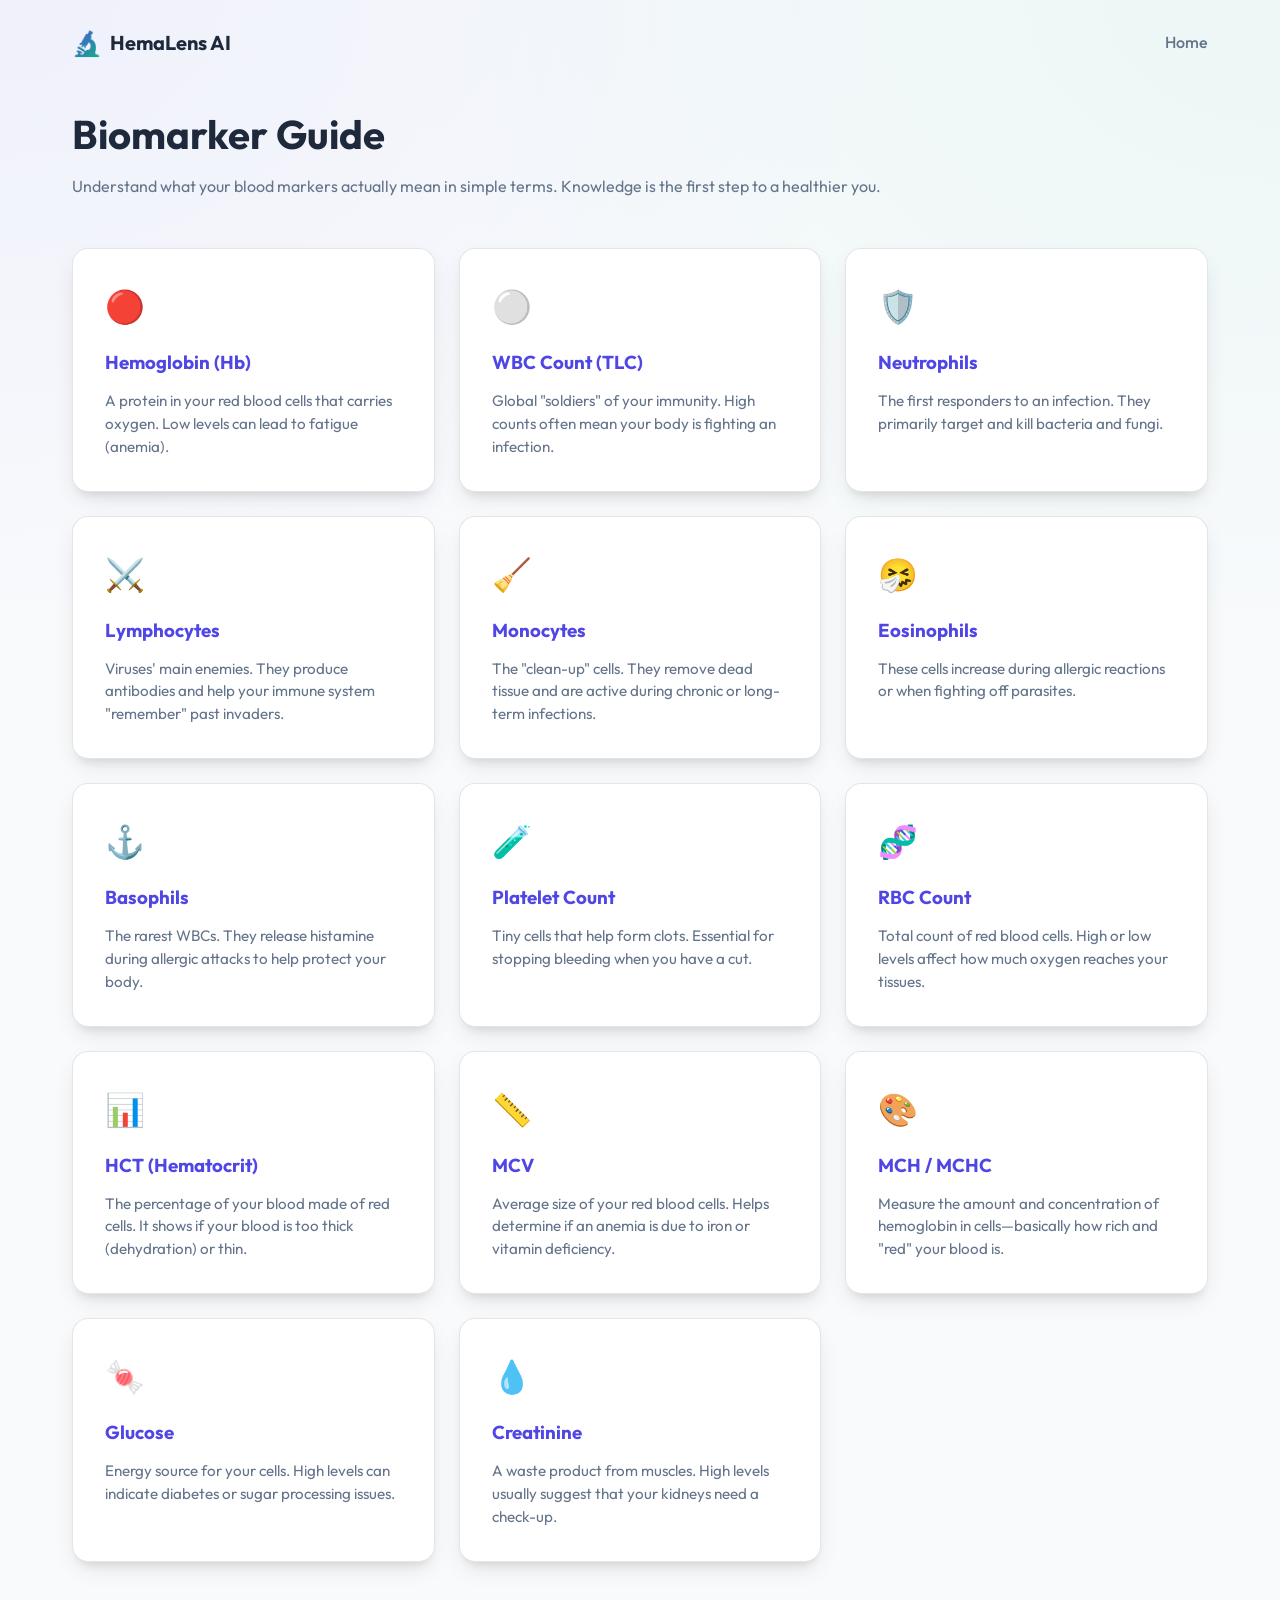
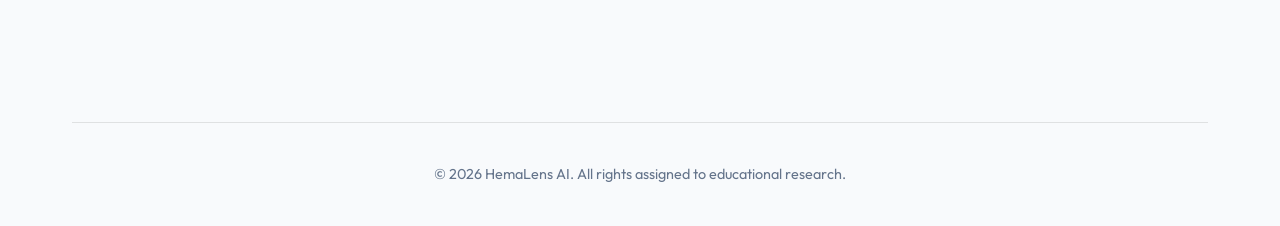
<file: public/guide.html>
<!DOCTYPE html>
<html lang="en">

<head>
    <meta charset="UTF-8">
    <meta name="viewport" content="width=device-width, initial-scale=1.0">
    <title>Biomarker Guide - HemaLens AI</title>
    <link rel="preconnect" href="https://fonts.googleapis.com">
    <link rel="preconnect" href="https://fonts.gstatic.com" crossorigin>
    <link href="https://fonts.googleapis.com/css2?family=Outfit:wght@300;400;500;600;700&display=swap" rel="stylesheet">
    <link rel="stylesheet" href="style.css">
</head>

<body>
    <div class="app-container">
        <header>
            <nav>
                <div class="logo">
                    <span class="logo-icon">🔬</span>
                    <span class="logo-text">HemaLens AI</span>
                </div>
                <div class="nav-links">
                    <a href="index.html">Home</a>
                </div>
            </nav>
        </header>

        <main>
            <section class="guide-section" id="guide">
                <div class="section-header">
                    <h2>Biomarker Guide</h2>
                    <p>Understand what your blood markers actually mean in simple terms. Knowledge is the first step to
                        a healthier you.</p>
                </div>
                <div class="guide-grid">
                    <div class="guide-card">
                        <div class="guide-icon">🔴</div>
                        <h3>Hemoglobin (Hb)</h3>
                        <p>A protein in your red blood cells that carries oxygen. Low levels can lead to fatigue
                            (anemia).</p>
                    </div>
                    <div class="guide-card">
                        <div class="guide-icon">⚪</div>
                        <h3>WBC Count (TLC)</h3>
                        <p>Global "soldiers" of your immunity. High counts often mean your body is fighting an
                            infection.</p>
                    </div>
                    <div class="guide-card">
                        <div class="guide-icon">🛡️</div>
                        <h3>Neutrophils</h3>
                        <p>The first responders to an infection. They primarily target and kill bacteria and fungi.</p>
                    </div>
                    <div class="guide-card">
                        <div class="guide-icon">⚔️</div>
                        <h3>Lymphocytes</h3>
                        <p>Viruses' main enemies. They produce antibodies and help your immune system "remember" past
                            invaders.</p>
                    </div>
                    <div class="guide-card">
                        <div class="guide-icon">🧹</div>
                        <h3>Monocytes</h3>
                        <p>The "clean-up" cells. They remove dead tissue and are active during chronic or long-term
                            infections.</p>
                    </div>
                    <div class="guide-card">
                        <div class="guide-icon">🤧</div>
                        <h3>Eosinophils</h3>
                        <p>These cells increase during allergic reactions or when fighting off parasites.</p>
                    </div>
                    <div class="guide-card">
                        <div class="guide-icon">⚓</div>
                        <h3>Basophils</h3>
                        <p>The rarest WBCs. They release histamine during allergic attacks to help protect your body.
                        </p>
                    </div>
                    <div class="guide-card">
                        <div class="guide-icon">🧪</div>
                        <h3>Platelet Count</h3>
                        <p>Tiny cells that help form clots. Essential for stopping bleeding when you have a cut.</p>
                    </div>
                    <div class="guide-card">
                        <div class="guide-icon">🧬</div>
                        <h3>RBC Count</h3>
                        <p>Total count of red blood cells. High or low levels affect how much oxygen reaches your
                            tissues.</p>
                    </div>
                    <div class="guide-card">
                        <div class="guide-icon">📊</div>
                        <h3>HCT (Hematocrit)</h3>
                        <p>The percentage of your blood made of red cells. It shows if your blood is too thick
                            (dehydration) or thin.</p>
                    </div>
                    <div class="guide-card">
                        <div class="guide-icon">📏</div>
                        <h3>MCV</h3>
                        <p>Average size of your red blood cells. Helps determine if an anemia is due to iron or vitamin
                            deficiency.</p>
                    </div>
                    <div class="guide-card">
                        <div class="guide-icon">🎨</div>
                        <h3>MCH / MCHC</h3>
                        <p>Measure the amount and concentration of hemoglobin in cells—basically how rich and "red" your
                            blood is.</p>
                    </div>
                    <div class="guide-card">
                        <div class="guide-icon">🍬</div>
                        <h3>Glucose</h3>
                        <p>Energy source for your cells. High levels can indicate diabetes or sugar processing issues.
                        </p>
                    </div>
                    <div class="guide-card">
                        <div class="guide-icon">💧</div>
                        <h3>Creatinine</h3>
                        <p>A waste product from muscles. High levels usually suggest that your kidneys need a check-up.
                        </p>
                    </div>
                </div>
            </section>
        </main>

        <footer>
            <p>&copy; 2026 HemaLens AI. All rights assigned to educational research.</p>
        </footer>

        <!-- Scroll to Top Button with Progress Circle -->
        <div id="scrollTopBtn" class="scroll-top-btn" title="Go to top">
            <svg class="progress-circle" width="100%" height="100%" viewBox="0 0 100 100">
                <circle class="progress-bg" cx="50" cy="50" r="45"></circle>
                <circle class="progress-bar" cx="50" cy="50" r="45"></circle>
            </svg>
            <span class="arrow-up">↑</span>
        </div>
    </div>
    <script src="script.js"></script>
</body>

</html>
</file>
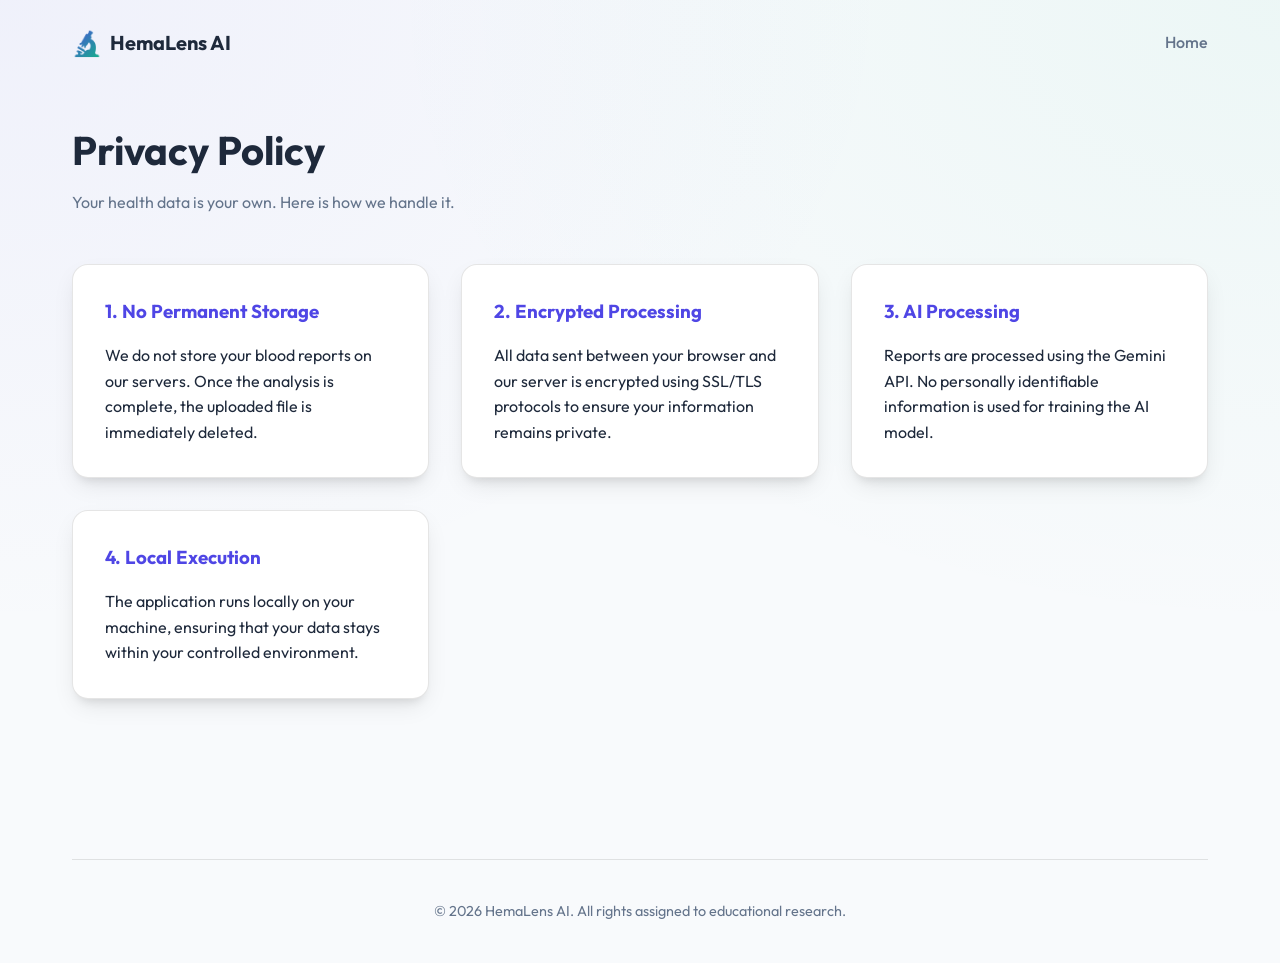
<file: public/privacy.html>
<!DOCTYPE html>
<html lang="en">

<head>
    <meta charset="UTF-8">
    <meta name="viewport" content="width=device-width, initial-scale=1.0">
    <title>Privacy Policy - HemaLens AI</title>
    <link rel="preconnect" href="https://fonts.googleapis.com">
    <link rel="preconnect" href="https://fonts.gstatic.com" crossorigin>
    <link href="https://fonts.googleapis.com/css2?family=Outfit:wght@300;400;500;600;700&display=swap" rel="stylesheet">
    <link rel="stylesheet" href="style.css">
</head>

<body>
    <div class="app-container">
        <header>
            <nav>
                <div class="logo">
                    <span class="logo-icon">🔬</span>
                    <span class="logo-text">HemaLens AI</span>
                </div>
                <div class="nav-links">
                    <a href="index.html">Home</a>
                </div>
            </nav>
        </header>

        <main>
            <section class="privacy-section">
                <div class="section-header">
                    <h2>Privacy Policy</h2>
                    <p>Your health data is your own. Here is how we handle it.</p>
                </div>
                <div class="privacy-content">
                    <div class="privacy-card">
                        <h3>1. No Permanent Storage</h3>
                        <p>We do not store your blood reports on our servers. Once the analysis is complete, the
                            uploaded file is immediately deleted.</p>
                    </div>
                    <div class="privacy-card">
                        <h3>2. Encrypted Processing</h3>
                        <p>All data sent between your browser and our server is encrypted using SSL/TLS protocols to
                            ensure your information remains private.</p>
                    </div>
                    <div class="privacy-card">
                        <h3>3. AI Processing</h3>
                        <p>Reports are processed using the Gemini API. No personally identifiable information is used
                            for training the AI model.</p>
                    </div>
                    <div class="privacy-card">
                        <h3>4. Local Execution</h3>
                        <p>The application runs locally on your machine, ensuring that your data stays within your
                            controlled environment.</p>
                    </div>
                </div>
            </section>
        </main>

        <footer>
            <p>&copy; 2026 HemaLens AI. All rights assigned to educational research.</p>
        </footer>

        <!-- Scroll to Top Button with Progress Circle -->
        <div id="scrollTopBtn" class="scroll-top-btn" title="Go to top">
            <svg class="progress-circle" width="100%" height="100%" viewBox="0 0 100 100">
                <circle class="progress-bg" cx="50" cy="50" r="45"></circle>
                <circle class="progress-bar" cx="50" cy="50" r="45"></circle>
            </svg>
            <span class="arrow-up">↑</span>
        </div>
    </div>
    <script src="script.js"></script>
</body>

</html>
</file>
<file: public/style.css>
:root {
    --primary: #4F46E5;
    --primary-light: #818CF8;
    --secondary: #10B981;
    --warning: #F59E0B;
    --danger: #EF4444;
    --bg-dark: #0F172A;
    --bg-light: #F8FAFC;
    --card-bg: rgba(255, 255, 255, 0.05);
    --glass-bg: rgba(255, 255, 255, 0.7);
    --text-main: #1E293B;
    --text-muted: #64748B;
    --border-color: rgba(0, 0, 0, 0.1);
    --radius: 16px;
    --shadow: 0 10px 25px -5px rgba(0, 0, 0, 0.1), 0 8px 10px -6px rgba(0, 0, 0, 0.1);
}

* {
    margin: 0;
    padding: 0;
    box-sizing: border-box;
}

body {
    font-family: 'Outfit', sans-serif;
    background-color: var(--bg-light);
    color: var(--text-main);
    line-height: 1.6;
    overflow-x: hidden;
    background-image:
        radial-gradient(at 0% 0%, rgba(79, 70, 229, 0.05) 0px, transparent 50%),
        radial-gradient(at 100% 0%, rgba(16, 185, 129, 0.05) 0px, transparent 50%);
    background-attachment: fixed;
    background-repeat: no-repeat;
    background-size: cover;
}

.app-container {
    max-width: 1200px;
    margin: 0 auto;
    padding: 0 2rem;
    min-height: 100vh;
    display: flex;
    flex-direction: column;
}

main {
    flex: 1;
}

footer {
    padding: 2.5rem 0;
    text-align: center;
    color: var(--text-muted);
    font-size: 0.9rem;
    border-top: 1px solid var(--border-color);
    margin-top: 4rem;
}

header {
    padding: 1.5rem 0;
}

nav {
    display: flex;
    justify-content: space-between;
    align-items: center;
}

.logo {
    display: flex;
    align-items: center;
    gap: 0.5rem;
}

.logo-icon {
    font-size: 1.5rem;
    background: linear-gradient(135deg, var(--primary), var(--secondary));
    -webkit-background-clip: text;
    background-clip: text;
    -webkit-text-fill-color: transparent;
}

.logo-text {
    font-weight: 700;
    font-size: 1.25rem;
    color: var(--text-main);
}

.nav-links {
    display: flex;
    gap: 2rem;
}

.nav-links a {
    text-decoration: none;
    color: var(--text-muted);
    font-weight: 500;
    transition: color 0.3s;
}

.nav-links a.active,
.nav-links a:hover {
    color: var(--primary);
}

.btn-text {
    background: transparent;
    border: none;
    color: var(--danger);
    font-weight: 600;
    cursor: pointer;
    font-size: 0.95rem;
}





/* Hero Section */
.hero {
    display: grid;
    grid-template-columns: 1.2fr 0.8fr;
    gap: 4rem;
    padding: 2rem 0;
    align-items: center;
}

.hero-content h1 {
    font-size: 3.5rem;
    line-height: 1.1;
    font-weight: 700;
    margin-bottom: 1.5rem;
}

.highlight {
    background: linear-gradient(90deg, var(--primary), var(--primary-light));
    -webkit-background-clip: text;
    background-clip: text;
    -webkit-text-fill-color: transparent;
}

.hero-content p {
    font-size: 1.2rem;
    color: var(--text-muted);
    margin-bottom: 3rem;
    max-width: 600px;
}

/* Upload Zone */
.upload-container {
    background: white;
    padding: 2rem;
    border-radius: var(--radius);
    box-shadow: var(--shadow);
    border: 2px dashed var(--border-color);
    transition: all 0.3s ease;
}

.upload-container.drag-over {
    border-color: var(--primary);
    background: rgba(79, 70, 229, 0.03);
    transform: scale(1.02);
}

.upload-box {
    text-align: center;
}

.upload-icon {
    font-size: 3rem;
    margin-bottom: 1rem;
}

.upload-box h3 {
    margin-bottom: 0.5rem;
}

.upload-box p {
    font-size: 0.9rem;
    margin-bottom: 2rem;
}

/* Buttons */
.btn {
    display: inline-flex;
    align-items: center;
    justify-content: center;
    gap: 0.8rem;
    padding: 0.8rem 2rem;
    border-radius: 99px;
    font-weight: 600;
    cursor: pointer;
    border: none;
    transition: all 0.3s cubic-bezier(0.4, 0, 0.2, 1);
    font-size: 1rem;
}

.btn-primary {
    background: var(--primary);
    color: white;
}

.btn-primary:hover {
    background: var(--primary-light);
    transform: translateY(-2px);
    box-shadow: 0 10px 20px rgba(79, 70, 229, 0.3);
}

.btn:active {
    transform: translateY(0);
}

@keyframes fadeInUp {
    from {
        opacity: 0;
        transform: translateY(40px);
    }

    to {
        opacity: 1;
        transform: translateY(0);
    }
}

@keyframes zoomIn {
    from {
        opacity: 0;
        transform: scale(0.95);
    }

    to {
        opacity: 1;
        transform: scale(1);
    }
}

/* Hero Visuals */
.hero-visual {
    position: relative;
    height: 400px;
    display: flex;
    justify-content: center;
    align-items: center;
}

.blob-bg {
    position: absolute;
    width: 350px;
    height: 350px;
    background: linear-gradient(135deg, rgba(79, 70, 229, 0.2), rgba(16, 185, 129, 0.1));
    border-radius: 50%;
    filter: blur(40px);
    z-index: -1;
    animation: pulse 8s infinite alternate;
}

@keyframes pulse {
    0% {
        transform: scale(1);
        border-radius: 50% 50% 50% 50%;
    }

    50% {
        transform: scale(1.1);
        border-radius: 30% 70% 70% 30%;
    }

    100% {
        transform: scale(1);
        border-radius: 50% 50% 50% 50%;
    }
}

.floating-card {
    position: absolute;
    background: rgba(255, 255, 255, 0.8);
    backdrop-filter: blur(10px);
    padding: 1.5rem;
    border-radius: var(--radius);
    box-shadow: var(--shadow);
    display: flex;
    align-items: center;
    gap: 1rem;
    min-width: 240px;
    border: 1px solid rgba(255, 255, 255, 0.3);
}

.c1 {
    top: 10%;
    right: 5%;
    animation: float 6s infinite ease-in-out;
}

.c2 {
    bottom: 20%;
    left: 0%;
    animation: float 6s infinite ease-in-out 3s;
}

@keyframes float {

    0%,
    100% {
        transform: translateY(0);
    }

    50% {
        transform: translateY(-20px);
    }
}

.card-icon {
    font-size: 1.5rem;
    width: 45px;
    height: 45px;
    background: white;
    border-radius: 12px;
    display: flex;
    align-items: center;
    justify-content: center;
    box-shadow: 0 4px 6px rgba(0, 0, 0, 0.05);
}

.card-info {
    display: flex;
    flex-direction: column;
}

.card-info .label {
    font-size: 0.8rem;
    font-weight: 500;
    color: var(--text-muted);
}

.card-info .value {
    font-size: 1.1rem;
    font-weight: 700;
}

.card-info .status {
    font-size: 0.75rem;
    font-weight: 600;
    padding: 0.1rem 0.5rem;
    border-radius: 4px;
    width: fit-content;
    margin-top: 0.2rem;
}

.status.healthy {
    background: rgba(16, 185, 129, 0.1);
    color: var(--secondary);
}

.status.warning {
    background: rgba(245, 158, 11, 0.1);
    color: var(--warning);
}

/* Results Section */
.results-section {
    padding: 6rem 0;
}

.hidden {
    display: none !important;
}

.results-header {
    display: flex;
    flex-wrap: wrap;
    justify-content: space-between;
    align-items: flex-start;
    gap: 1.5rem;
    margin-bottom: 2rem;
}

.results-header h2 {
    font-size: 2.5rem;
    margin-bottom: 0;
}

.patient-brief {
    display: flex;
    flex-wrap: wrap;
    gap: 1.5rem;
    color: var(--text-muted);
    font-size: 0.9rem;
    align-items: center;
}

.high {
    color: var(--secondary);
    font-weight: 700;
}

/* Risk Alert */
.risk-alert {
    background: #FEF2F2;
    border: 2px solid #F87171;
    padding: 1.5rem;
    border-radius: var(--radius);
    margin-bottom: 2rem;
    display: flex;
    gap: 1.5rem;
    align-items: center;
    animation: shake 0.5s ease-in-out;
}

@keyframes shake {

    0%,
    100% {
        transform: translateX(0);
    }

    10%,
    30%,
    50%,
    70%,
    90% {
        transform: translateX(-5px);
    }

    20%,
    40%,
    60%,
    80% {
        transform: translateX(5px);
    }
}

.alert-icon {
    font-size: 2rem;
}

.alert-content h3 {
    color: var(--danger);
    margin-bottom: 0.2rem;
}

/* Bento Grid */
.bento-grid {
    display: grid;
    grid-template-columns: repeat(3, 1fr);
    grid-template-rows: auto auto;
    gap: 1.5rem;
}

.bento-item {
    background: white;
    padding: 2rem;
    border-radius: var(--radius);
    box-shadow: var(--shadow);
    border: 1px solid var(--border-color);
    opacity: 0;
    transform: translateY(20px);
    transition: opacity 0.5s ease, transform 0.5s ease;
}

.results-section.visible .bento-item {
    opacity: 1;
    transform: translateY(0);
}

/* Staggered Delay for Bento Items */
.results-section.visible .bento-item:nth-child(1) {
    transition-delay: 0.1s;
}

.results-section.visible .bento-item:nth-child(2) {
    transition-delay: 0.2s;
}

.results-section.visible .bento-item:nth-child(3) {
    transition-delay: 0.3s;
}

.results-section.visible .bento-item:nth-child(4) {
    transition-delay: 0.4s;
}

.results-section.visible .bento-item:nth-child(5) {
    transition-delay: 0.5s;
}

.report-table {
    grid-column: span 3;
}

.docs-note {
    grid-column: span 1;
}

.hindi-summary {
    grid-column: span 1;
}

.actionable-steps {
    grid-column: span 1;
}

.bento-item h3 {
    margin-bottom: 1.5rem;
    font-size: 1.25rem;
    border-bottom: 2px solid var(--bg-light);
    padding-bottom: 0.5rem;
}

/* Table styling */
.table-container {
    overflow-x: auto;
    padding-top: 50px;
    margin-top: -50px;
}

table {
    width: 100%;
    border-collapse: collapse;
}

th,
td {
    padding: 1rem 0.75rem;
    text-align: left;
    border-bottom: 1px solid var(--bg-light);
}

th {
    font-weight: 600;
    color: var(--text-muted);
}

td {
    font-weight: 500;
}

@media (max-width: 600px) {

    th,
    td {
        padding: 0.75rem 0.4rem;
        font-size: 0.8rem;
    }

    .scale-container {
        width: 60px !important;
    }

    .results-header h2 {
        font-size: 1.8rem;
    }

    .header-main {
        flex-direction: column;
        align-items: flex-start;
        gap: 0.5rem;
    }
}

/* Action Steps */
.actionable-steps ul {
    list-style: none;
}

.actionable-steps li {
    padding-left: 1.5rem;
    position: relative;
    margin-bottom: 1rem;
}

.actionable-steps li::before {
    content: "→";
    position: absolute;
    left: 0;
    color: var(--primary);
    font-weight: 700;
}

.disclaimer {
    margin-top: 4rem;
    padding: 2rem;
    background: #F1F5F9;
    border-radius: var(--radius);
    text-align: center;
    font-size: 0.9rem;
    color: var(--text-muted);
}

/* Loader Overlay */
.overlay {
    position: fixed;
    top: 0;
    left: 0;
    width: 100%;
    height: 100%;
    background: rgba(15, 23, 42, 0.9);
    backdrop-filter: blur(8px);
    z-index: 1000;
    display: flex;
    justify-content: center;
    align-items: center;
    color: white;
}

.loader-content {
    text-align: center;
}

.dna-spinner {
    width: 80px;
    height: 80px;
    border: 4px solid var(--primary-light);
    border-top: 4px solid white;
    border-radius: 50%;
    animation: spin 1s linear infinite;
    margin: 0 auto 1.5rem;
}

@keyframes spin {
    0% {
        transform: rotate(0deg);
    }

    100% {
        transform: rotate(360deg);
    }
}

/* Guide Section Styling */
.guide-section {
    padding: 1rem 0 6rem 0;
}

.section-header {
    margin-bottom: 3rem;
}

.section-header h2 {
    font-size: 2.5rem;
    margin-bottom: 0.5rem;
}

.section-header p {
    color: var(--text-muted);
}

.guide-grid {
    display: grid;
    grid-template-columns: repeat(auto-fill, minmax(300px, 1fr));
    gap: 1.5rem;
}

@keyframes fadeInUp {
    from {
        opacity: 0;
        transform: translateY(30px);
    }

    to {
        opacity: 1;
        transform: translateY(0);
    }
}

.guide-card {
    background: white;
    padding: 2rem;
    border-radius: var(--radius);
    box-shadow: var(--shadow);
    border: 1px solid var(--border-color);
    transition: all 0.4s cubic-bezier(0.175, 0.885, 0.32, 1.275);
    animation: fadeInUp 0.6s ease-out backwards;
}

/* Staggered Delay for Guide Cards */
.guide-card:nth-child(1) {
    animation-delay: 0.1s;
}

.guide-card:nth-child(2) {
    animation-delay: 0.2s;
}

.guide-card:nth-child(3) {
    animation-delay: 0.3s;
}

.guide-card:nth-child(4) {
    animation-delay: 0.4s;
}

.guide-card:nth-child(5) {
    animation-delay: 0.5s;
}

.guide-card:nth-child(6) {
    animation-delay: 0.6s;
}

.guide-card:hover {
    transform: translateY(-8px) scale(1.02);
    box-shadow: 0 20px 40px rgba(0, 0, 0, 0.1);
}

.guide-icon {
    font-size: 2rem;
    margin-bottom: 1rem;
}

.guide-card h3 {
    margin-bottom: 0.75rem;
    color: var(--primary);
}

.guide-card p {
    font-size: 0.95rem;
    color: var(--text-muted);
    line-height: 1.5;
}

/* Privacy Page Styles */
.privacy-section {
    padding: 2rem 0 6rem 0;
}

.privacy-content {
    display: grid;
    grid-template-columns: repeat(auto-fit, minmax(280px, 1fr));
    gap: 2rem;
    margin-top: 2rem;
}

.privacy-card {
    background: white;
    padding: 2rem;
    border-radius: var(--radius);
    box-shadow: var(--shadow);
    border: 1px solid var(--border-color);
    animation: fadeInUp 0.6s ease-out backwards;
}

.privacy-card:nth-child(1) {
    animation-delay: 0.1s;
}

.privacy-card:nth-child(2) {
    animation-delay: 0.2s;
}

.privacy-card:nth-child(3) {
    animation-delay: 0.3s;
}

.privacy-card:nth-child(4) {
    animation-delay: 0.4s;
}

.privacy-card h3 {
    color: var(--primary);
    margin-bottom: 1rem;
}

/* Results Section Padding */
.results-section {
    padding: 2rem 0 6rem 0;
}

.results-header {
    display: flex;
    flex-wrap: wrap;
    justify-content: space-between;
    align-items: center;
    gap: 1.5rem;
    margin-bottom: 2rem;
}

.header-main {
    display: flex;
    align-items: center;
    gap: 1.5rem;
    flex-wrap: wrap;
}

.results-header h2 {
    font-size: 2.2rem;
    margin-bottom: 0;
}

.patient-brief {
    display: flex;
    flex-wrap: wrap;
    gap: 1.5rem;
    color: var(--text-muted);
    font-size: 0.9rem;
}

.high {
    color: var(--secondary);
    font-weight: 700;
}

/* Media Queries Consolidations */
@media (max-width: 968px) {
    .app-container {
        padding: 0 1.5rem;
    }

    /* Compact Nav */
    nav {
        flex-direction: column;
        gap: 1rem;
        padding-bottom: 1rem;
    }

    .nav-links {
        gap: 1rem;
        font-size: 0.9rem;
    }

    /* Hero */
    .hero {
        grid-template-columns: 1fr;
        text-align: center;
        padding: 2rem 0;
    }

    .hero-visual {
        display: none;
    }

    .hero-content h1 {
        font-size: 2.5rem;
    }

    .hero-content p {
        margin: 0 auto 2rem;
    }

    /* Bento Grid */
    .bento-grid {
        grid-template-columns: 1fr;
    }

    .report-table,
    .docs-note,
    .hindi-summary,
    .actionable-steps {
        grid-column: span 1;
    }

    /* Guide & Privacy */
    .guide-grid,
    .privacy-content {
        grid-template-columns: 1fr;
    }
}

@media (max-width: 600px) {
    .results-header {
        flex-direction: column;
        align-items: center;
        text-align: center;
    }

    .header-main {
        flex-direction: column;
        width: 100%;
    }

    .btn-outline {
        width: 100%;
        justify-content: center;
    }

    .patient-brief {
        justify-content: center;
        width: 100%;
    }

    .results-header h2 {
        font-size: 1.8rem;
    }

    /* Table Compact View */
    th,
    td {
        padding: 0.75rem 0.4rem;
        font-size: 0.8rem;
    }

    .scale-container {
        width: 60px !important;
    }

    .bento-item {
        padding: 1.25rem;
    }

    .dna-spinner {
        width: 60px;
        height: 60px;
    }
}

/* Feature Specific Elements maintained */
.scale-container {
    width: 120px;
    height: 8px;
    background: #e2e8f0;
    border-radius: 4px;
    position: relative;
    overflow: hidden;
}

.scale-bar {
    height: 100%;
    width: 0%;
    border-radius: 4px;
    transition: width 1s ease-in-out;
}

.btn-outline {
    background: transparent;
    border: 1px solid var(--primary);
    color: var(--primary);
    padding: 0.5rem 1.2rem;
    border-radius: 99px;
    font-weight: 600;
    cursor: pointer;
    display: inline-flex;
    align-items: center;
}

.item-header {
    display: flex;
    justify-content: space-between;
    align-items: center;
    margin-bottom: 1rem;
}

.speak-btn {
    background: rgba(79, 70, 229, 0.1);
    border: none;
    border-radius: 50%;
    width: 35px;
    height: 35px;
    cursor: pointer;
    display: flex;
    align-items: center;
    justify-content: center;
}

.scale-low {
    background: #60a5fa;
}

.scale-normal {
    background: #10b981;
}

.scale-high {
    background: #ef4444;
}

@media print {

    .nav-links,
    .upload-container,
    .guide-section,
    .hero,
    footer,
    .speak-btn,
    .tooltip-text {
        display: none !important;
    }

    .param-name {
        text-decoration: none !important;
    }
}

/* Smart Tooltips */
.tooltip-wrapper {
    position: relative;
    display: inline-block;
    cursor: help;
}

.param-name {
    text-decoration: underline dotted var(--primary);
}

.tooltip-text {
    visibility: hidden;
    width: 220px;
    background-color: var(--bg-dark);
    color: #fff;
    text-align: left;
    border-radius: 8px;
    padding: 12px;
    position: absolute;
    z-index: 1000;
    bottom: 130%;
    left: 0;
    margin-left: 0;
    opacity: 0;
    transition: all 0.3s ease;
    font-size: 0.85rem;
    font-weight: 400;
    line-height: 1.4;
    box-shadow: 0 10px 15px -3px rgba(0, 0, 0, 0.4);
    pointer-events: none;
}

.tooltip-text::after {
    content: "";
    position: absolute;
    top: 100%;
    left: 20px;
    border-width: 6px;
    border-style: solid;
    border-color: var(--bg-dark) transparent transparent transparent;
}

.tooltip-wrapper:hover .tooltip-text {
    visibility: visible;
    opacity: 1;
}

/* AI Nutrition Plan specific */
.nutrition-plan {
    background: linear-gradient(135deg, #ffffff, #f0fdf4) !important;
    border: 1px dashed var(--secondary) !important;
}

.nutrition-plan h3 {
    color: var(--secondary);
}

.plan-icon {
    background: var(--secondary);
    color: white;
    width: 30px;
    height: 30px;
    border-radius: 50%;
    display: flex;
    align-items: center;
    justify-content: center;
}

.nutrition-plan ul {
    list-style: none;
}

.nutrition-plan li {
    padding-left: 1.5rem;
    position: relative;
    margin-bottom: 0.8rem;
    font-size: 0.95rem;
}

.nutrition-plan li::before {
    content: "";
    position: absolute;
    left: 0;
}

/* Scroll to Top Button with Progress Circle */
.scroll-top-btn {
    position: fixed;
    bottom: 30px;
    right: 30px;
    width: 60px;
    height: 60px;
    border-radius: 50%;
    background: white;
    box-shadow: 0 4px 15px rgba(0, 0, 0, 0.15);
    display: none;
    z-index: 1000;
    cursor: pointer;
    transition: all 0.3s cubic-bezier(0.175, 0.885, 0.32, 1.275);
    align-items: center;
    justify-content: center;
}

@keyframes bounceIn {
    from {
        opacity: 0;
        transform: scale(0.3) translateY(40px);
    }

    to {
        opacity: 1;
        transform: scale(1) translateY(0);
    }
}

.scroll-top-btn.visible {
    display: flex;
    animation: bounceIn 0.5s cubic-bezier(0.175, 0.885, 0.32, 1.275);
}

.scroll-top-btn:hover {
    transform: translateY(-5px);
    box-shadow: 0 8px 25px rgba(0, 0, 0, 0.2);
}

.progress-circle {
    position: absolute;
    top: 0;
    left: 0;
    width: 100%;
    height: 100%;
    transform: rotate(-90deg);
}

.progress-bg {
    fill: transparent !important;
    stroke: #f1f5f9;
    stroke-width: 5;
}

.progress-bar {
    fill: transparent !important;
    stroke: var(--primary);
    stroke-width: 5;
    stroke-linecap: round;
    stroke-dasharray: 283;
    /* 2 * PI * R (45) */
    stroke-dashoffset: 283;
    transition: stroke-dashoffset 0.1s linear;
}

.scroll-top-btn .arrow-up {
    font-size: 22px;
    color: var(--primary);
    line-height: 1;
    z-index: 10;
}

@media (max-width: 600px) {
    .scroll-top-btn {
        bottom: 20px;
        right: 20px;
        width: 50px;
        height: 50px;
    }
}

@media print {
    .scroll-top-btn {
        display: none !important;
    }
}
</file>
